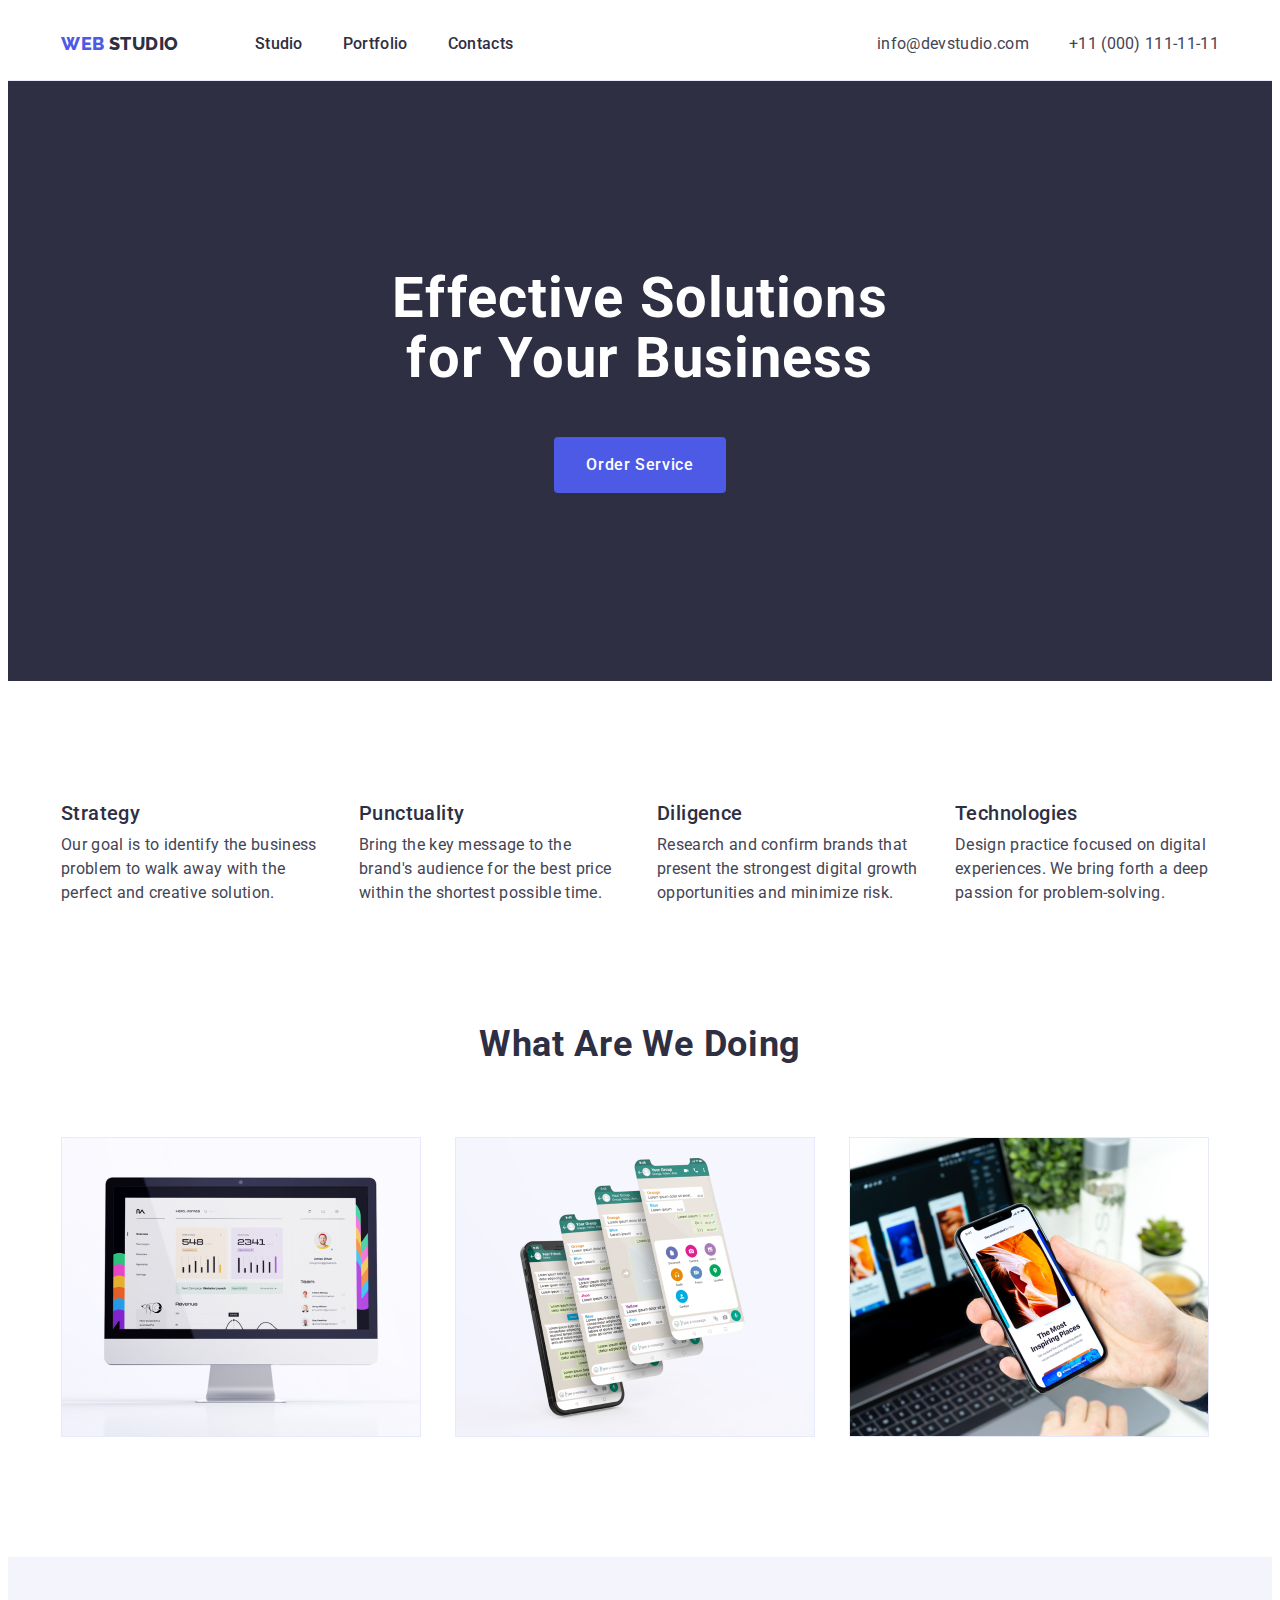
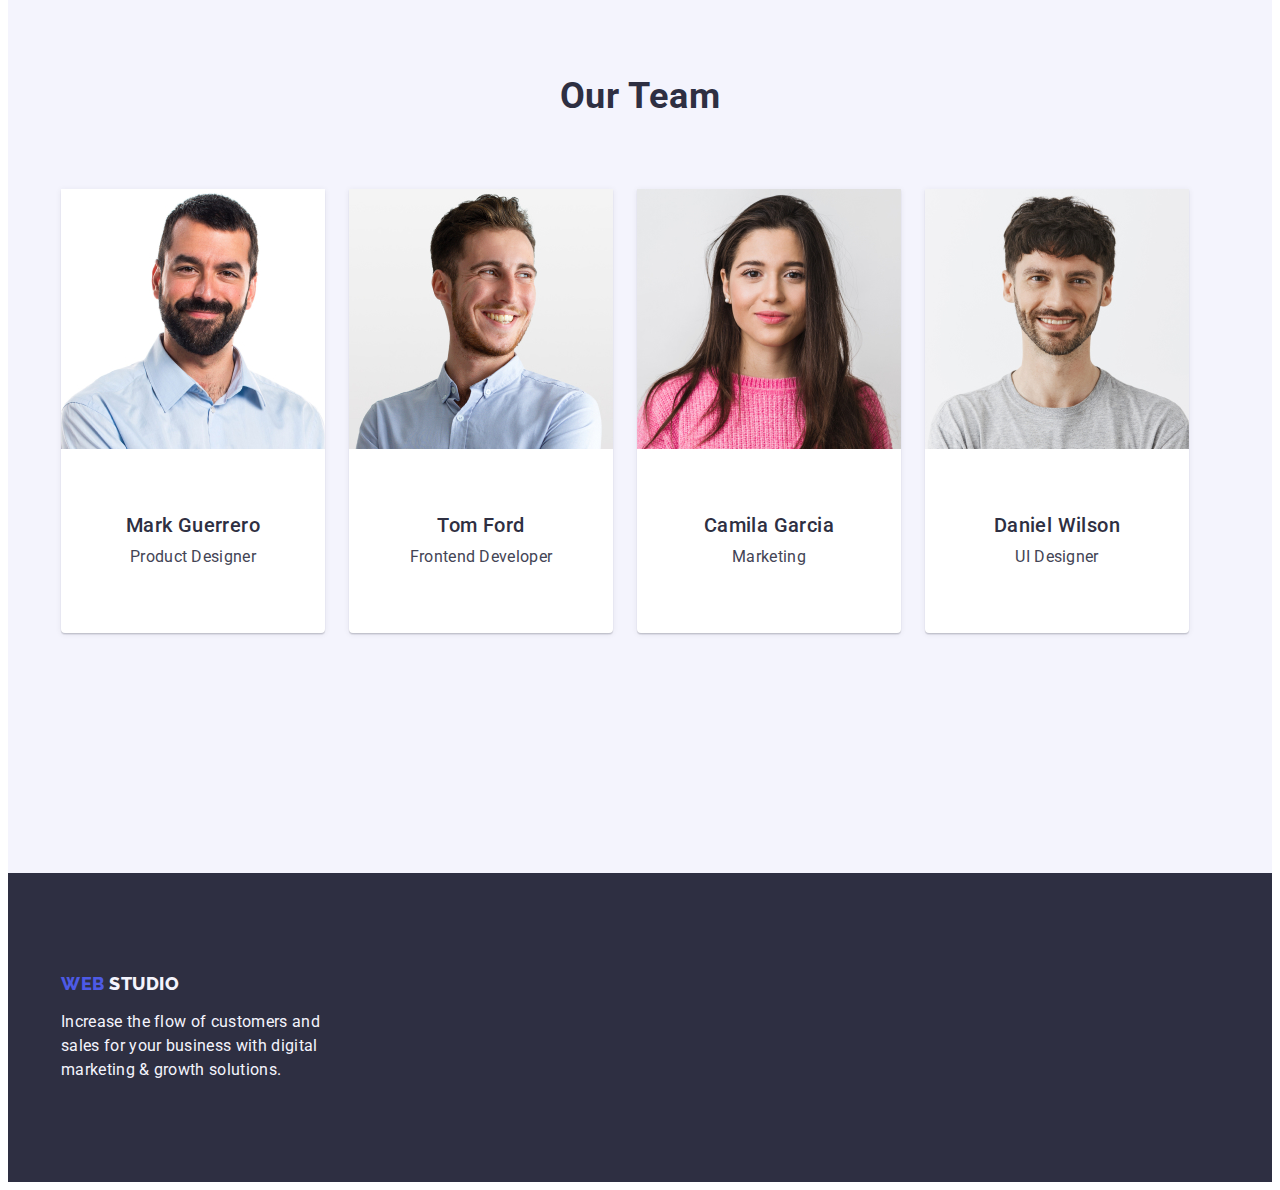
<file: index.html>
<!DOCTYPE html>
<html lang="en">
  <head>
    <meta charset="UTF-8" />
    <meta http-equiv="X-UA-Compatible" content="IE=edge" />
    <meta name="viewport" content="width=device-width, initial-scale=1.0" />
    <title>Document</title>
    <link rel="preconnect" href="https://fonts.googleapis.com" />
    <link rel="preconnect" href="https://fonts.gstatic.com" crossorigin />
    <link
      href="https://fonts.googleapis.com/css2?family=Raleway:wght@800&family=Roboto:wght@400;500;700;900&display=swap"
      rel="stylesheet"
    />
    <link
      rel="stylesheet"
      href="https://cdnjs.cloudflare.com/ajax/libs/modern-normalize/2.0.0/modern-normalize.min.css"
      integrity="sha512-4xo8blKMVCiXpTaLzQSLSw3KFOVPWhm/TRtuPVc4WG6kUgjH6J03IBuG7JZPkcWMxJ5huwaBpOpnwYElP/m6wg=="
      crossorigin="anonymous"
      referrerpolicy="no-referrer"
    />
    <link rel="stylesheet" href="./css/styles.css" />
  </head>
  <body>
    <header class="header">
      <div class="header-container container">
        <nav class="navigation-items">
          <a class="logo link" href="./index.html"> Web <span class="studio-part">Studio</span></a>
          <ul class="header-menu-list list">
            <li><a class="nav-item link" href="./index.html">Studio</a></li>
            <li><a class="nav-item link" href="./portfolio.html">Portfolio</a></li>
            <li><a class="nav-item link" href="">Contacts</a></li>
          </ul>
        </nav>
        <address class="contacts-items">
          <ul class="header-contacts list">
            <li
              ><a class="contacts link" href="mailto:info@devstudio.com">info@devstudio.com</a></li
            >
            <li><a class="contacts link" href="tel:+110001111111">+11 (000) 111-11-11</a></li>
          </ul>
        </address>
      </div>
    </header>

    <main>
      <!-- Hero section -->
      <section class="hero-section-container">
        <div class="container">
          <h1 class="tagline">Effective Solutions for Your Business</h1>
          <button class="order-button" type="button">Order Service</button>
        </div>
      </section>
      <!-- Benefits section -->
      <section class="benefits-section">
        <div class="container">
          <h2 class="hidden-title">Our benefits</h2>
          <ul class="benefits-list list">
            <li class="benefit-card">
              <h3 class="benefit-title">Strategy</h3>
              <p class="benefit-text">
                Our goal is to identify the business problem to walk away with the perfect and
                creative solution.
              </p>
            </li>
            <li class="benefit-card">
              <h3 class="benefit-title">Punctuality</h3>
              <p class="benefit-text">
                Bring the key message to the brand's audience for the best price within the shortest
                possible time.
              </p>
            </li>
            <li class="benefit-card">
              <h3 class="benefit-title">Diligence</h3>
              <p class="benefit-text">
                Research and confirm brands that present the strongest digital growth opportunities
                and minimize risk.
              </p>
            </li>
            <li class="benefit-card">
              <h3 class="benefit-title">Technologies</h3>
              <p class="benefit-text">
                Design practice focused on digital experiences. We bring forth a deep passion for
                problem-solving.
              </p>
            </li>
          </ul>
        </div>
      </section>
      <!-- What are we doing section-->
      <section class="wawd-section">
        <div class="container">
          <h2 class="section-title">What are we doing</h2>
          <ul class="wawd-list list">
            <li class="wawd-item">
              <img
                src="./images/img-1.jpg"
                alt="Graph of site visit statistics on the monitor"
                width="360"
              />
            </li>
            <li class="wawd-item">
              <img
                src="./images/img-2.jpg"
                alt="Phone and several screenshots in the air above it"
                width="360"
              />
            </li>
            <li class="wawd-item">
              <img
                src="./images/img-3.jpg"
                alt="Phone in the hand of a man at his desk"
                width="360"
              />
            </li>
          </ul>
        </div>
      </section>
      <!-- Our team section -->
      <section class="about-team-section">
        <div class="container">
          <h2 class="section-title">Our Team</h2>
          <ul class="team-list list">
            <li class="employee-card">
              <img class="employee-img"
                src="./images/img-4.jpg"
                alt="Smiling middle-aged man with a small beard"
                width="264"
              />
              <div class="employee-content">
                <h3 class="employee-name">Mark Guerrero</h3>
                <p class="employee-speciality">Product Designer</p>
              </div>
            </li>
            <li class="employee-card">
              <img class="employee-img"
                src="./images/img-5.jpg"
                alt="Smiling young man with a small beard looks away"
                width="264"
              />
              <div class="employee-content">
                <h3 class="employee-name">Tom Ford</h3>
                <p class="employee-speciality">Frontend Developer</p>
              </div>
            </li>
            <li class="employee-card">
              <img class="employee-img" src="./images/img-6.jpg" alt="Attractive young lady with long hair" width="264" />
              <div class="employee-content">
                <h3 class="employee-name">Camila Garcia</h3>
                <p class="employee-speciality">Marketing</p>
              </div>
            </li>
            <li class="employee-card">
              <img class="employee-img"
                src="./images/img-7.jpg"
                alt="Smiling brubette young man with a small beard"
                width="264"
              />
              <div class="employee-content">
                <h3 class="employee-name">Daniel Wilson</h3>
                <p class="employee-speciality">UI Designer</p>
              </div>
            </li>
          </ul>
        </div>
      </section>
    </main>
    <footer class="footer">
      <div class="container">
        <a class="logo link" href="./index.html">
          Web <span class="studio-part-footer">Studio</span>
          </a>
        <p class="call-to-action">
          Increase the flow of customers and sales for your business with digital marketing & growth
          solutions.
        </p>
      </div>
    </footer>
  </body>
</html>
</file>
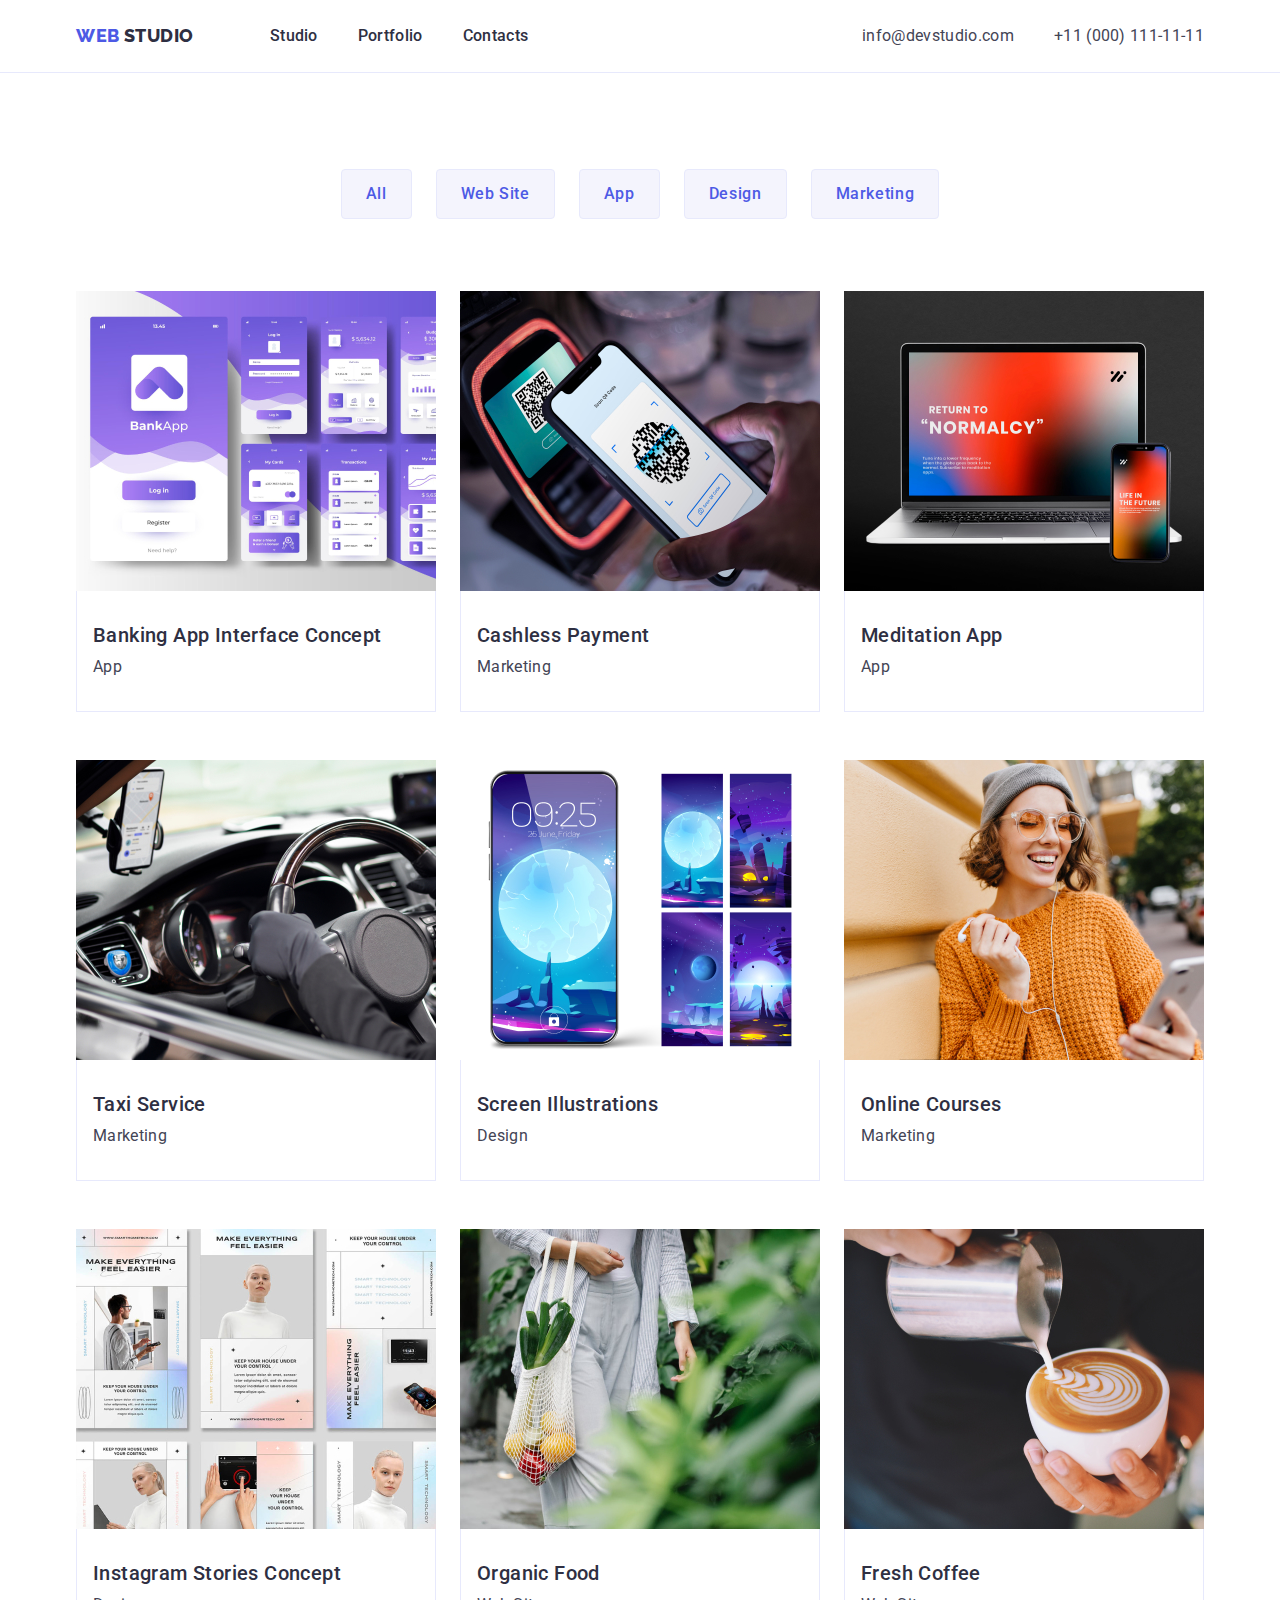
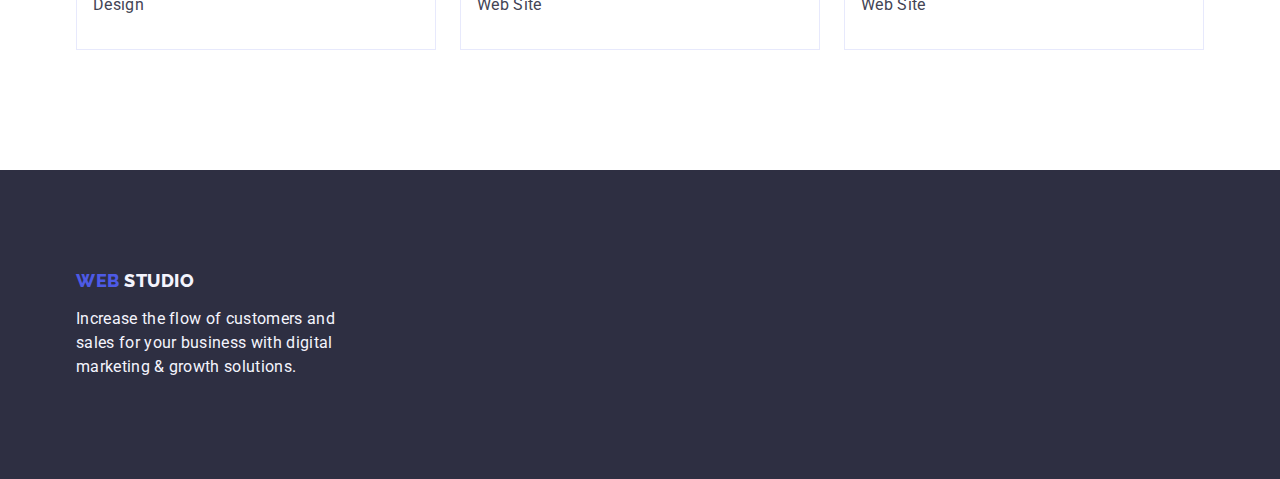
<file: portfolio.html>
<!DOCTYPE html>
<html lang="en">
  <head>
    <meta charset="UTF-8" />
    <meta http-equiv="X-UA-Compatible" content="IE=edge" />
    <meta name="viewport" content="width=device-width, initial-scale=1.0" />
    <title>Portfolio</title>
    <link rel="preconnect" href="https://fonts.googleapis.com" />
    <link rel="preconnect" href="https://fonts.gstatic.com" crossorigin />
    <link
      href="https://fonts.googleapis.com/css2?family=Raleway:wght@800&family=Roboto:wght@400;500;700;900&display=swap"
      rel="stylesheet"
    />
    <link
      rel="stylesheet"
      href="https://cdn.jsdelivr.net/npm/modern-normalize@2.0.0/modern-normalize.min.css"
    />
    <link rel="stylesheet" href="./css/styles.css" />
  </head>
  <body>
    <header class="header">
      <div class="header-container container">
        <nav class="navigation-items">
          <a class="logo link" href="./index.html"> Web <span class="studio-part">Studio</span></a>
          <ul class="header-menu-list list">
            <li><a class="nav-item link" href="./index.html">Studio</a></li>
            <li><a class="nav-item link" href="./portfolio.html">Portfolio</a></li>
            <li><a class="nav-item link" href="">Contacts</a></li>
          </ul>
        </nav>
        <address class="contacts-items">
          <ul class="header-contacts list">
            <li
              ><a class="contacts link" href="mailto:info@devstudio.com">info@devstudio.com</a></li
            >
            <li><a class="contacts link" href="tel:+110001111111">+11 (000) 111-11-11</a></li>
          </ul>
        </address>
      </div>
    </header>

    <main>
      <section class="realized-projects">
        <div class="container">
          <h1 class="hidden-title">Interactive portfolio of the company</h1>
          <ul class="filter-buttons list">
            <li><button class="filter-button" type="button">All</button></li>
            <li><button class="filter-button" type="button">Web Site</button></li>
            <li><button class="filter-button" type="button">App</button></li>
            <li><button class="filter-button" type="button">Design</button></li>
            <li><button class="filter-button" type="button">Marketing</button></li>
          </ul>

          <ul class="projects-gallery list">
            <li class="gallery-card">
              <a class="link" href="">
                <img src="./images/img-8.jpg" alt="Design of Banking App Interface" width="360" />
                <div class="card-content">
                  <h2 class="gallery-card-name">Banking App Interface Concept</h2>
                  <p class="gallery-card-desription">App</p>
                </div>
              </a>
            </li>
            <li class="gallery-card">
              <a class="link" href=""
                ><img
                  src="./images/img-9.jpg"
                  alt="Hand holding phone that reads QR code"
                  width="360"
                />
                <div class="card-content">
                  <h2 class="gallery-card-name">Cashless Payment</h2>
                  <p class="gallery-card-desription">Marketing</p>
                </div>
              </a>
            </li>
            <li class="gallery-card">
              <a class="link" href="">
                <img
                  src="./images/img-10.jpg"
                  alt="Notebook and phone showing the product"
                  width="360"
                />

                <div class="card-content">
                  <h2 class="gallery-card-name">Meditation App</h2>
                  <p class="gallery-card-desription">App</p>
                </div>
              </a>
            </li>
            <li class="gallery-card">
              <a class="link" href=""
                ><img src="./images/img-11.jpg" alt="Driver inside the car" width="360" />
                <div class="card-content">
                  <h2 class="gallery-card-name">Taxi Service</h2>
                  <p class="gallery-card-desription">Marketing</p>
                </div>
              </a>
            </li>
            <li class="gallery-card">
              <a class="link" href="">
                <img
                  src="./images/img-12.jpg"
                  alt="Screen Illustrations Design with the Moon"
                  width="360"
                />

                <div class="card-content">
                  <h2 class="gallery-card-name">Screen Illustrations</h2>
                  <p class="gallery-card-desription">Design</p>
                </div>
              </a>
            </li>
            <li class="gallery-card">
              <a class="link" href="">
                <img
                  src="./images/img-13.jpg"
                  alt="Young stylish woman at street using phone with headset"
                  width="360"
                />

                <div class="card-content">
                  <h2 class="gallery-card-name">Online Courses</h2>
                  <p class="gallery-card-desription">Marketing</p>
                </div>
              </a>
            </li>
            <li class="gallery-card">
              <a class="link" href="">
                <img
                  src="./images/img-14.jpg"
                  alt="Screen Illustrations Design with short haired woman"
                  width="360"
                />

                <div class="card-content">
                  <h2 class="gallery-card-name">Instagram Stories Concept</h2>
                  <p class="gallery-card-desription">Design</p>
                </div>
              </a>
            </li>
            <li class="gallery-card">
              <a class="link" href="">
                <img
                  src="./images/img-15.jpg"
                  alt="A woman walking by the street with string bag and fruits inside"
                  width="360"
                />

                <div class="card-content">
                  <h2 class="gallery-card-name">Organic Food</h2>
                  <p class="gallery-card-desription">Web Site</p>
                </div>
              </a>
            </li>
            <li class="gallery-card">
              <a class="link" href=""
                ><img src="./images/img-16.jpg" alt="Barista pours coffee with foam" width="360" />
                <div class="card-content">
                  <h2 class="gallery-card-name">Fresh Coffee</h2>
                  <p class="gallery-card-desription">Web Site</p>
                </div>
              </a>
            </li>
          </ul>
        </div>
      </section>
    </main>
    <footer class="footer">
      <div class="container">
        <a class="logo link" href="./index.html">
          Web <span class="studio-part-footer">Studio</span>
        </a>
        <p class="call-to-action">
          Increase the flow of customers and sales for your business with digital marketing & growth
          solutions.
        </p>
      </div>
    </footer>
  </body>
</html>
</file>
<file: css/styles.css>
:root {
  --SLATE: #434455;
  --LIGHT-SLATE: #8e8f99;
  --WHITE: #fff;
  --NAVY-BLUE: #2e2f42;
  --NAVY-BLUE-MODAL: #2e2f4266;
  --OCEAN: #404bbf;
  --IRIS: #4d5ae5;
  --CLOUD: #f4f4fd;
  --CORNFLOWER: #e7e9fc;
  --GREEN: #31d0aa;
  --GREY: #2e2f42b3;
  --DAIRY: #fcfcfc;
}
body {
  font-family: 'Roboto', sans-serif;
  font-weight: 400;
  font-size: 16px;
  font-style: normal;
  line-height: 24px;
  letter-spacing: 2%;
  color: var(--SLATE);
  background: var(--WHITE);
}
ul,
ol {
  list-style-type: none;
  margin-top: 0;
  margin-bottom: 0;
  padding-left: 0;
  display: flex;
}
h1,
h2,
h3,
h4,
h5,
h6,
p {
  margin-top: 0;
  margin-bottom: 0;
  display: flex;
}
img {
  display: block;
  /* max-width: 100%; */
}

.container {
  width: 1158px;
  padding-left: 15px;
  padding-right: 15px;
  margin: 0 auto;
}
header {
  border-bottom: 1px solid var(--CORNFLOWER);
}
.header-container {
  display: flex;
  align-items: center;
}
.navigation-items {
  display: flex;
  align-items: center;
}
.header-menu-list {
  display: flex;
  align-items: center;
  gap: 40px;
  /* padding-left: 76px; */
}
header .logo {
  margin-right: 76px
}
.header-contacts {
  list-style: none;
  display: flex;
  gap: 40px;
}
.contacts-items {
  font-style: normal;
  margin-left: auto;
}
.logo {
  display: flex;
  gap: 4px;
  align-items: center;
}

.contacts {
  font-style: normal;
  color: var(--SLATE);
  letter-spacing: 0.32px;
  text-decoration: none;
  font-style: normal;
  width: 100%;
  text-align: center;
}

/* Font styles */
.nav-item {
  color: var(--NAVY-BLUE);
  font-weight: 500;
  font-size: 16px;
  line-height: 1.5;
  letter-spacing: 0.02em;
  text-decoration: none;
  padding: 24px 0;
  display: inline-block;
}
.nav-item:hover,
.nav-item:focus,
.nav-item:active {
  color: var(--OCEAN);
}

.logo {
  font-family: 'Raleway', sans-serif;
  font-size: 18px;
  font-weight: 800;
  color: var(--IRIS);
  line-height: 1.17;
  letter-spacing: 0.03em;
  text-transform: uppercase;
}
.studio-part {
  color: var(--NAVY-BLUE);
}
.studio-part-footer {
  color: var(--CLOUD);
}

.link {
  text-decoration: none;
}

.contacts:hover,
.contacts:focus {
  color: var(--OCEAN);
}
/* Hero section */
.hero-section-container {
  background-color: var(--NAVY-BLUE);
  display: flex;
  align-items: center;
  padding: 188px 0;
}
.tagline {
  color: var(--WHITE);
  text-align: center;
  font-size: 56px;
  font-weight: 700;
  line-height: 1.07;
  letter-spacing: 0.02em;
  max-width: 496px;
  margin: 0 auto 48px;
}

.order-button {
  color: var(--WHITE);
  background-color: var(--IRIS);
  font-family: inherit;
  font-weight: 500;
  font-size: 16px;
  line-height: 1.5;
  letter-spacing: 0.04em;
  border-style: none;
  cursor: pointer;
  display: inline-flex;
  padding: 16px 32px;
  display: block;
  margin: 0 auto;
  border-radius: 4px;
  min-width: 169px;
}
.order-button:hover,
.order-button:focus {
  background: var(--OCEAN);
}
/* Benefits section */
.hidden-title {
  position: absolute;
  width: 1px;
  height: 1px;
  margin: -1px;
  border: 0;
  padding: 0;
  white-space: nowrap;
  clip-path: inset(100%);
  clip: rect(0 0 0 0);
  overflow: hidden;
}
.benefits-list {
  display: flex;
  justify-content: space-between;
  gap: 24px;
}
.benefits-section {
  padding: 120px 0;
}
.benefit-card {
  width: 264px;
}
.benefit-title {
  color: var(--NAVY-BLUE);
  font-size: 20px;
  font-weight: 500;
  letter-spacing: 0.4px;
  margin-bottom: 8px;
}
.benefit-text {
  color: var(--SLATE);
  letter-spacing: 0.32px;
}
/* WAWD section */
.wawd-list {
  display: flex;
  flex-wrap: wrap;
  gap: 24px;

}
.wawd-section {
  padding-bottom: 120px;
}
.wawd-item {
  width: calc((100% - 48px) / 3);
}

/* Team section */
.about-team-section {
  background-color: var(--CLOUD);
  padding: 120px 0;
}
.section-title {
  color: var(--NAVY-BLUE);
  font-size: 36px;
  font-weight: 700;
  line-height: 1.11;
  letter-spacing: 0.72px;
  text-align: center;
  text-transform: capitalize;
  display: block;
  margin: 0 auto 72px auto;
}
.employee-content {
  padding: 32px 0;
}
.team-list {
  display: flex;
  flex-wrap: wrap;
  gap: 24px;
  padding-bottom: 120px;
}
.employee-card {
  background-color: var(--WHITE);
  border-radius: 0px 0px 4px 4px;
  box-shadow: 0px 2px 1px 0px rgba(46, 47, 66, 0.08), 0px 1px 1px 0px rgba(46, 47, 66, 0.16),
    0px 1px 6px 0px rgba(46, 47, 66, 0.08);
  padding-bottom: 32px;
}
.employee-img {
  margin-bottom: 32px;
}

.employee-name {
  color: var(--NAVY-BLUE);
  text-align: center;
  font-size: 20px;
  font-weight: 500;
  line-height: 24px;
  letter-spacing: 0.4px;
  display: block;
  margin-bottom: 8px;
}
.employee-speciality {
  color: var(--SLATE);
  text-align: center;
  letter-spacing: 0.32px;
  display: block;
}
.footer {
  background-color: var(--NAVY-BLUE);
  padding: 100px 0;
}
footer .logo {
  display: inline-block; 
  margin-bottom: 16px;
}
.call-to-action {
  color: var(--CLOUD);
  letter-spacing: 0.32px;
  max-width: 264px;
}

/* Portfolio styles part */
.filter-buttons {
  display: flex;
  align-items: center;
  justify-content: center;
  gap: 24px;
  margin-bottom: 72px;
}
.filter-button {
  font-family: 'Roboto', sans-serif;
  color: var(--IRIS);
  text-align: center;
  font-weight: 500;
  font-size: 16px;
  line-height: 1.5;
  letter-spacing: 0.04em;
  border-style: none;
  background-color: var(--CLOUD);
  cursor: pointer;
  padding: 12px 24px;
  border-radius: 4px;
  border: 1px solid var(--CORNFLOWER);
}
.filter-button:hover,
.filter-button:focus {
  color: var(--WHITE);
  font-weight: 500;
  letter-spacing: 0.64px;
  text-align: center;
  background-color: var(--OCEAN);
  justify-content: center;
  border: 1px solid transparent;
  border-radius: 4px;
  box-shadow: 0px 2px 2px 0px rgba(0, 0, 0, 0.12), 0px 2px 1px 0px rgba(0, 0, 0, 0.08),
    0px 3px 1px 0px rgba(0, 0, 0, 0.1);
}
.realized-projects {
  padding: 96px 0 120px 0;
}
.projects-gallery {
  display: flex;
  flex-wrap: wrap;
  gap: 48px 24px;
}
.gallery-card {
  width: calc((100% - 48px) / 3);
}
.card-content {
  border: 1px solid var(--CORNFLOWER );
  padding: 32px 16px;
  border-top: none;
}

.gallery-card-name {
  color: var(--NAVY-BLUE);
  font-size: 20px;
  font-weight: 500;
  line-height: 1.2;
  letter-spacing: 0.02em;
  margin-bottom: 8px;
}
.gallery-card-desription {
  color: var(--SLATE);
  letter-spacing: 0.02em;
  font-size: 16px;
  line-height: 1.5;
  transition: opacity 250ms cubic-bezier(0.4, 0, 0.2, 1),
    visibility 250ms cubic-bezier(0.4, 0, 0.2, 1);
}
</file>
